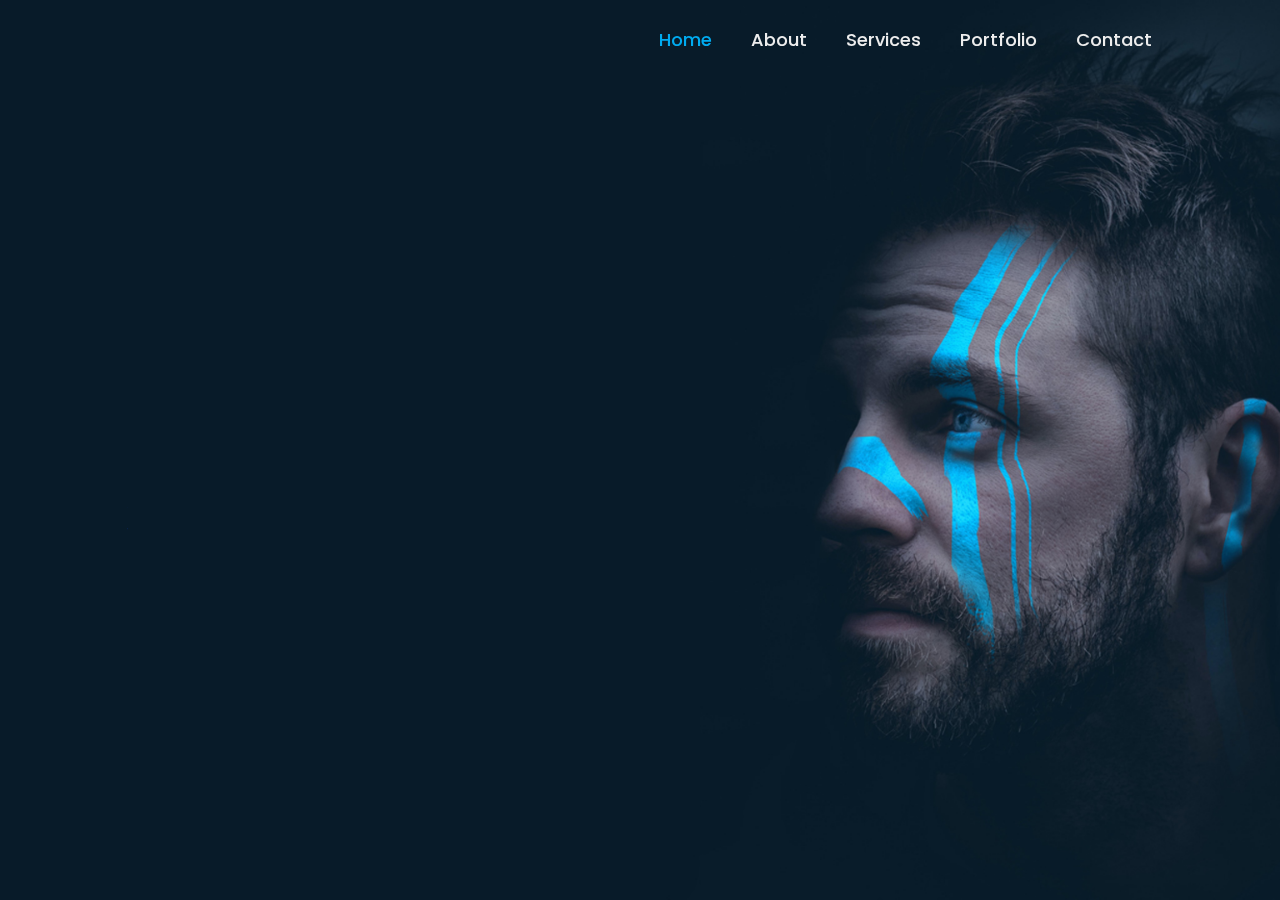
<file: Task_2/index.html>
<!DOCTYPE html>
<html lang="en">
<head>
    <meta charset="UTF-8">
    <meta name="viewport" content="width=device-width, initial-scale=1.0">
    <title>Portfolio Website</title>
    <link rel="stylesheet" href="style.css">
    <link href='https://unpkg.com/boxicons@2.1.4/css/boxicons.min.css' rel='stylesheet'>

</head>
<body>
    <header class="header">
        <a href="#" class="logo">Portfolio.</a>

        <nav class="navbar">
            <a href="#" class="active">Home</a>
            <a href="#">About</a>
            <a href="#">Services</a>
            <a href="#">Portfolio</a>
            <a href="#">Contact</a>
        </nav>
    </header>

    <section class="home">
        <div class="home-content">
            <h1>Hi, I'm Jayendra Sonkusare</h1>
            <h3>Frontend Developer</h3>
            <p>Hello, I'm Jayendra Sonkusare, an enthusiastic Front-End Developer embarking on an exciting journey of learning React and delving into the world of Data Structures and Algorithms</p>
            <div class="btn-box">
                <a href="#">Hire Me</a>
                <a href="#">Let's Talk</a>
            </div>
        </div>

        <div class="home-sci">
            <a href="#"><i class='bx bxl-instagram' ></i></a>
            <a href="#"><i class='bx bxl-twitter' ></i></a>
            <a href="#"><i class='bx bxl-linkedin' ></i></a>
        </div>

        <span class="home-imgHover">
            
        </span>
    </section>


</body>
</html>
</file>
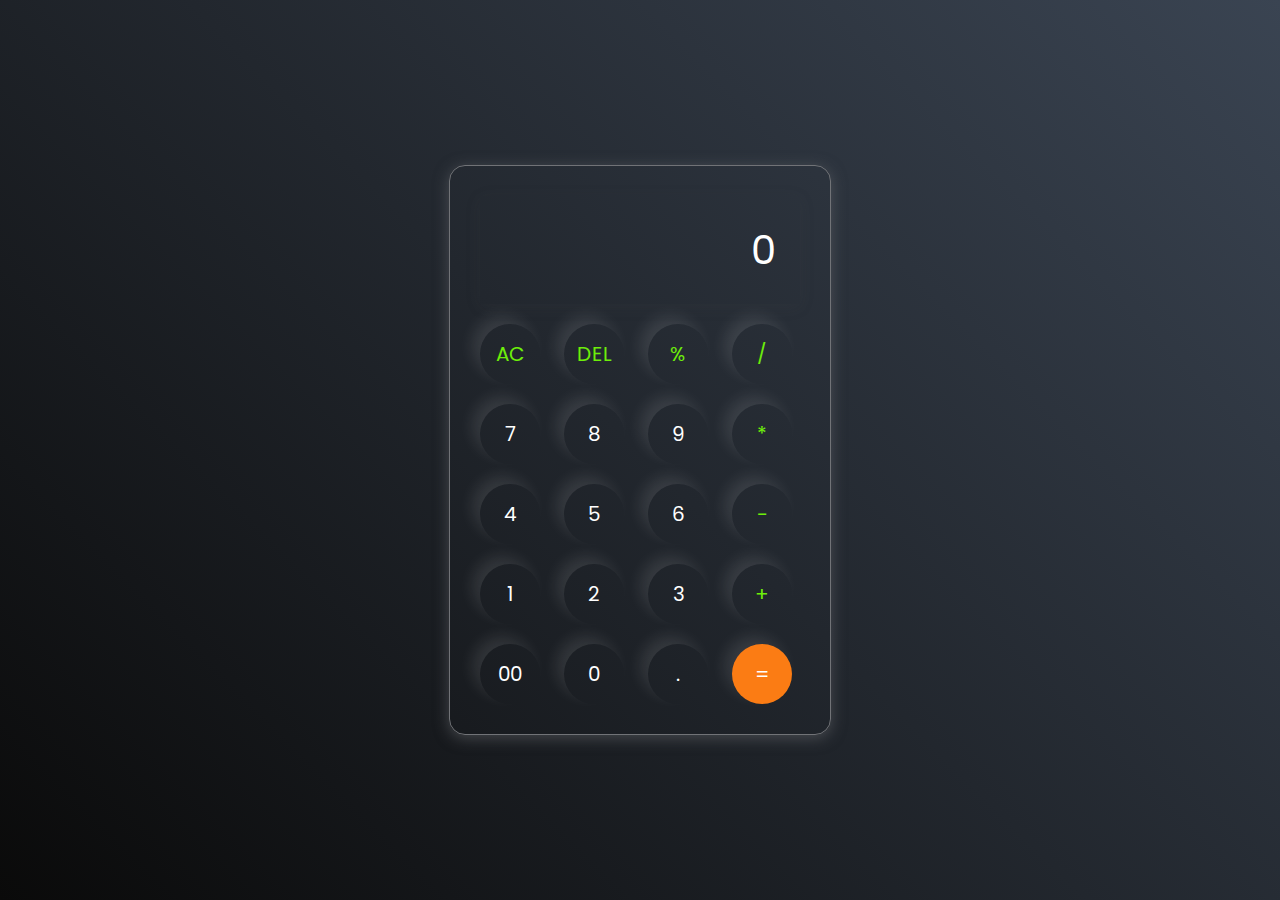
<file: Task_3/index.html>
<!DOCTYPE html>
<html lang="en">
<head>
    <meta charset="UTF-8">
    <meta name="viewport" content="width=device-width, initial-scale=1.0">
    <title>Calculator</title>
    <link rel="stylesheet" href="style.css">
</head>
<body>
    <div class="calculator">
        <input type="text" placeholder="0" id="inputBox">
        <div>
            <button class="operator">AC</button>
            <button class="operator">DEL</button>
            <button class="operator">%</button>
            <button class="operator">/</button>
        </div>
        <div>
            <button>7</button>
            <button>8</button>
            <button>9</button>
            <button class="operator">*</button>
        </div>
        <div>
            <button>4</button>
            <button>5</button>
            <button>6</button>
            <button class="operator">-</button>
        </div>
        <div>
            <button>1</button>
            <button>2</button>
            <button>3</button>
            <button class="operator">+</button>
        </div>
        <div>
            <button>00</button>
            <button>0</button>
            <button>.</button>
            <button class="equalBtn">=</button>
        </div>
    </div>

    <script src="script.js"></script>
    
</body>
</html>
</file>
<file: Task_2/style.css>
@import url('https://fonts.googleapis.com/css2?family=Poppins:wght@300;400;500;600;700;800;900&display=swap');

*{
    margin: 0;
    padding: 0;
    box-sizing: border-box;
    font-family: 'Poppins', sans-serif;
}

body{
    /* background: #081b29; */
    color: #ededed;
}

.header{
    position: fixed;
    top: 0;
    left: 0;
    width: 100%;
    padding: 20px 10%;
    background: transparent;
    display: flex;
    align-items: center;
    justify-content: space-between;
    z-index: 100;
}

.logo{
    position: relative;
    font-size: 25px;
    color: #ededed;
    text-decoration: none;
    font-weight: 600;
}

.logo::before{
    content: '';
    position: absolute;
    top: 0;
    right: 0;
    width: 100%;
    height: 100%;
    background: #081b29;
    animation: showRight 1s ease forwards;
    animation-delay: .4s;
}

.navbar a{
    font-size: 18px;
    color: #ededed;
    text-decoration: none;
    font-weight: 500;
    margin-left: 35px;
    transition: .3s;
}

.navbar a:hover,
.navbar a.active{
    color: #00abf0;
}

.home{
    height: 100vh;
    background: url('home.jpg') no-repeat;
    background-size: cover;
    background-position: center;
    display: flex;
    align-items: center;
    padding: 0 10%;
}

.home-content{
    max-width: 600px;
}

.home-content h1{
    position: relative;
    font-size: 56px;
    font-weight: 700;
    line-height: 1.2;
}

.home-content h1::before{
    content: '';
    position: absolute;
    top: 0;
    right: 0;
    width: 100%;
    height: 100%;
    background: #081b29;
    animation: showRight 1s ease forwards;
    animation-delay: 1s;
}

.home-content h3{
    position: relative;
    font-size: 32px;
    font-weight: 700;
    color: #00abf0;
}

.home-content h3::before{
    content: '';
    position: absolute;
    top: 0;
    right: 0;
    width: 100%;
    height: 100%;
    background: #081b29;
    animation: showRight 1s ease forwards;
    animation-delay: 1.3s;
}

.home-content p{
    position: relative;
    font-size: 16px;
    margin: 20px 0 40px;
}

.home-content p::before{
    content: '';
    position: absolute;
    top: 0;
    right: 0;
    width: 100%;
    height: 100%;
    background: #081b29;
    animation: showRight 1s ease forwards;
    animation-delay: 1.6s;
}

.home-content .btn-box{
    position: relative;
    width: 345px;
    height: 50px;
    display: flex;
    justify-content: space-between;
}

.home-content .btn-box::before{
    content: '';
    position: absolute;
    top: 0;
    right: 0;
    width: 100%;
    height: 100%;
    background: #081b29;
    animation: showRight 1s ease forwards;
    animation-delay: 1.9s;
    z-index: 2;
}

.btn-box a{
    position: relative;
    display: inline-flex;
    align-items: center;
    justify-content: center;
    width: 150px;
    height: 100%;
    background: #00abf0;
    border: 2px solid #00abf0;
    border-radius: 8px;
    font-size: 19px;
    color: #081b29;
    text-decoration: none;
    font-weight: 600;
    letter-spacing: 1px;
    z-index: 1;
    overflow: hidden;
    transition: 0.5s;
}

.btn-box a:hover{
    color: #00abf0;
}

.btn-box a:nth-child(2) {
    background: transparent;
    color: #00abf0;
}

.btn-box a:nth-child(2):hover{
    color: #081b29;
}

.btn-box a:nth-child(2)::before{
    background: #00abf0;
}

.btn-box a::before{
    content: '';
    position: absolute;
    top: 0;
    left: 0;
    width: 0;
    height: 100%;
    background-color: #081b29;
    z-index: -1;
    transition: .5s;
}

.btn-box a:hover::before{
    width: 100%;
}

.home-sci{
    position: absolute;
    bottom: 40px;
    width: 170px;
    display: flex;
    justify-content: space-between;
}

.home-sci::before{
    content: '';
    position: absolute;
    top: 0;
    right: 0;
    width: 100%;
    height: 100%;
    background: #081b29;
    animation: showRight 1s ease forwards;
    animation-delay: 2.5s;
    z-index: 2;
}

.home-sci a{
    position: relative;
    display: inline-flex;
    justify-content: center;
    align-items: center;
    width: 40px;
    height: 40px;
    background: transparent;
    border: 2px solid #00abf0;
    border-radius: 50%;
    font-size: 25px;
    color: #00abf0;
    text-decoration: none;
    z-index: 1;
    overflow: hidden;
    transition: 0.5s;
}
.home-sci a:hover{
    color: #081b29;
}

.home-sci a::before{
    content: '';
    position: absolute;
    top: 0;
    left: 0;
    width: 0;
    height: 100%;
    background-color: #00abf0;
    z-index: -1;
    transition: .5s;
}

.home-sci a:hover::before{
    width: 100%;
}

.home-imgHover{
    position: absolute;
    top: 0;
    right: 100px;
    width: 550px;
    height: 100%;
    background: transparent;
    transition: 2s;
}

.home-imgHover:hover{
    background: #081b29;
    opacity: 0.8;
}

@keyframes showRight {
    100% {
        width: 0;
    }
}
</file>
<file: Task_3/style.css>
@import url('https://fonts.googleapis.com/css2?family=Poppins:wght@500&display=swap');

*{
    margin: 0;
    padding: 0;
    box-sizing: border-box;
    font-family: 'Poppins', sans-serif;
}

body{
    width: 100%;
    height: 100vh;
    display: flex;
    justify-content: center;
    align-items: center;
    background: linear-gradient(45deg, #0a0a0a, #3a4452);

}

.calculator{
    border: 1px solid #717377;
    padding: 20px;
    border-radius: 16px;
    background: transparent;
    box-shadow: 0px 3px 15px rgba(113, 115, 119, 0.5);

}

input{
    width: 320px;
    border: none;
    padding: 24px;
    margin: 10px;
    background: transparent;
    font-size: 40px;
    text-align: right;
    box-shadow: 0px 3px 15px rgba(84, 84, 84, 0.1);
    cursor: pointer;
    color: #fff;
}

input::placeholder{
    color: #fff;
}

button{
    border: none;
    width: 60px;
    height: 60px;
    margin: 10px;
    border-radius: 50%;
    background: transparent;
    color: #fff;
    font-size: 20px;
    box-shadow: -8px -8px 15px rgba( 255, 255, 255, 0.1);
    cursor: pointer;
}

.equalBtn{
    background-color: #fb7c14;
}

.operator{
    color: #6dee0a;
}
</file>
